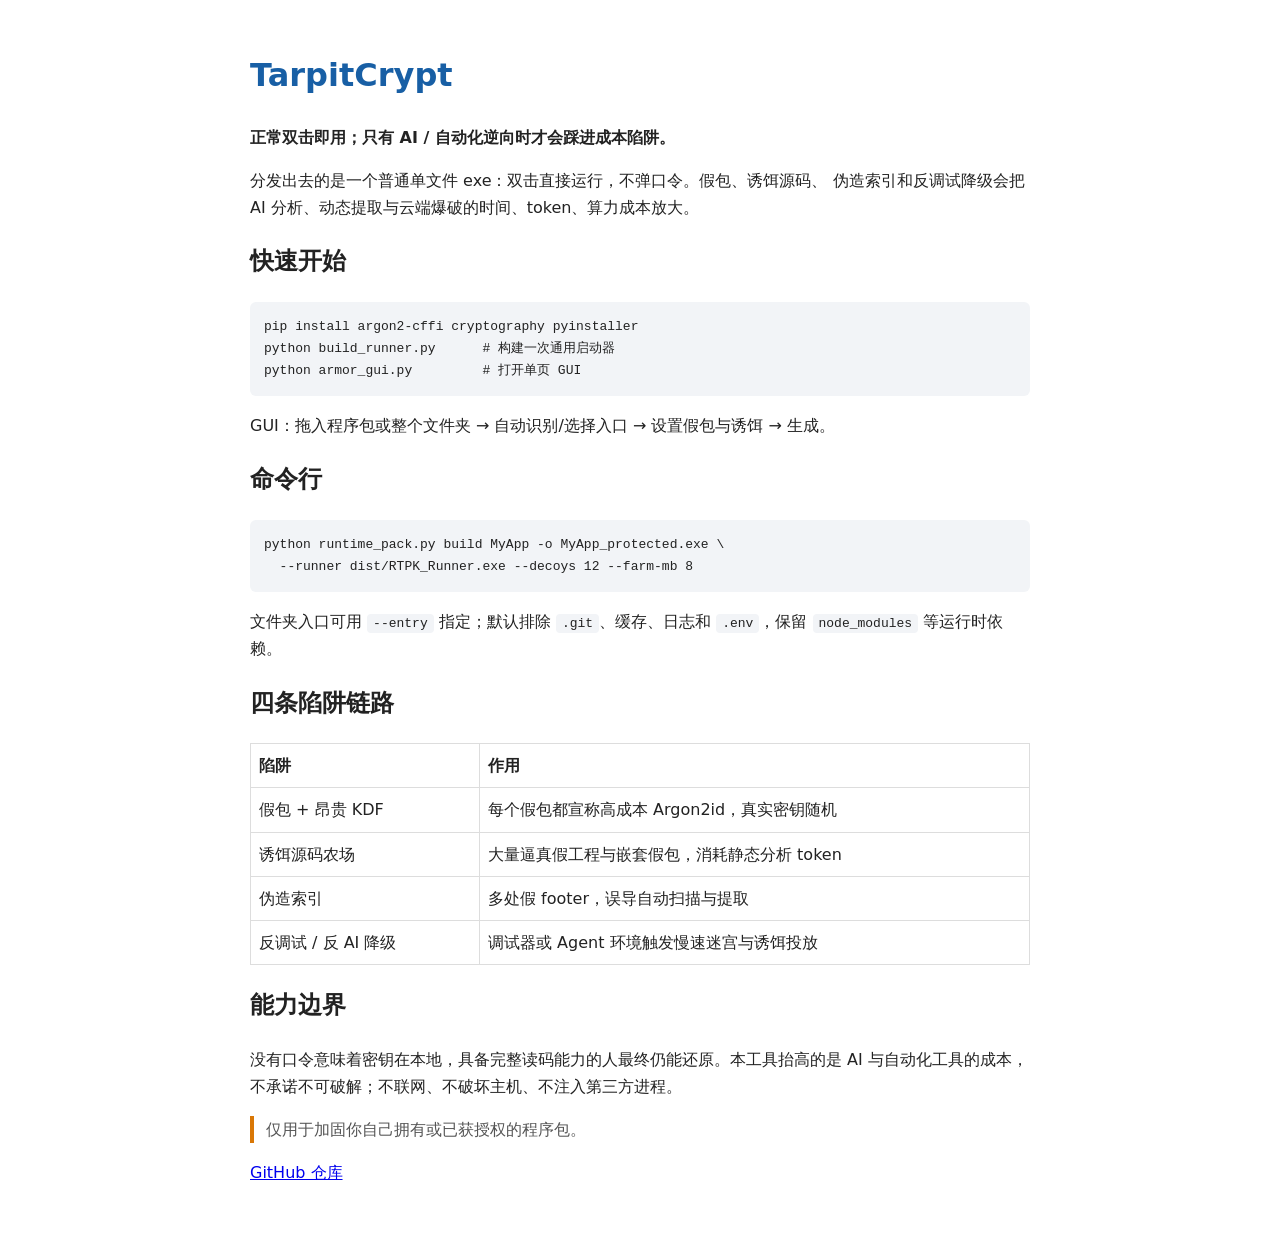
<file: docs/index.html>
<!DOCTYPE html>
<html lang="zh-CN">
<head>
<meta charset="utf-8">
<meta name="viewport" content="width=device-width, initial-scale=1">
<title>TarpitCrypt · 正常运行 + 反 AI 逆向陷阱</title>
<style>
  body { max-width: 780px; margin: 3rem auto; padding: 0 1.2rem;
         font-family: system-ui, "Microsoft YaHei", sans-serif;
         color: #222; line-height: 1.7; }
  h1 { color: #185FA5; }
  code { background: #f2f4f7; padding: 2px 6px; border-radius: 4px; }
  pre { background: #f2f4f7; padding: 14px; border-radius: 6px; overflow-x: auto; }
  .warn { border-left: 4px solid #d97706; padding-left: 12px; color: #555; }
  table { border-collapse: collapse; width: 100%; }
  th, td { border: 1px solid #ddd; padding: 8px; text-align: left; }
</style>
</head>
<body>
<h1>TarpitCrypt</h1>
<p><strong>正常双击即用；只有 AI / 自动化逆向时才会踩进成本陷阱。</strong></p>
<p>分发出去的是一个普通单文件 exe：双击直接运行，不弹口令。假包、诱饵源码、
伪造索引和反调试降级会把 AI 分析、动态提取与云端爆破的时间、token、算力成本放大。</p>

<h2>快速开始</h2>
<pre>pip install argon2-cffi cryptography pyinstaller
python build_runner.py      # 构建一次通用启动器
python armor_gui.py         # 打开单页 GUI</pre>
<p>GUI：拖入程序包或整个文件夹 → 自动识别/选择入口 → 设置假包与诱饵 → 生成。</p>

<h2>命令行</h2>
<pre>python runtime_pack.py build MyApp -o MyApp_protected.exe \
  --runner dist/RTPK_Runner.exe --decoys 12 --farm-mb 8</pre>
<p>文件夹入口可用 <code>--entry</code> 指定；默认排除 <code>.git</code>、缓存、日志和
<code>.env</code>，保留 <code>node_modules</code> 等运行时依赖。</p>

<h2>四条陷阱链路</h2>
<table>
<tr><th>陷阱</th><th>作用</th></tr>
<tr><td>假包 + 昂贵 KDF</td><td>每个假包都宣称高成本 Argon2id，真实密钥随机</td></tr>
<tr><td>诱饵源码农场</td><td>大量逼真假工程与嵌套假包，消耗静态分析 token</td></tr>
<tr><td>伪造索引</td><td>多处假 footer，误导自动扫描与提取</td></tr>
<tr><td>反调试 / 反 AI 降级</td><td>调试器或 Agent 环境触发慢速迷宫与诱饵投放</td></tr>
</table>

<h2>能力边界</h2>
<p>没有口令意味着密钥在本地，具备完整读码能力的人最终仍能还原。本工具抬高的是
AI 与自动化工具的成本，不承诺不可破解；不联网、不破坏主机、不注入第三方进程。</p>
<p class="warn">仅用于加固你自己拥有或已获授权的程序包。</p>

<p><a href="https://github.com/Velestia-star/TarpitCrypt">GitHub 仓库</a></p>
</body>
</html>
</file>
